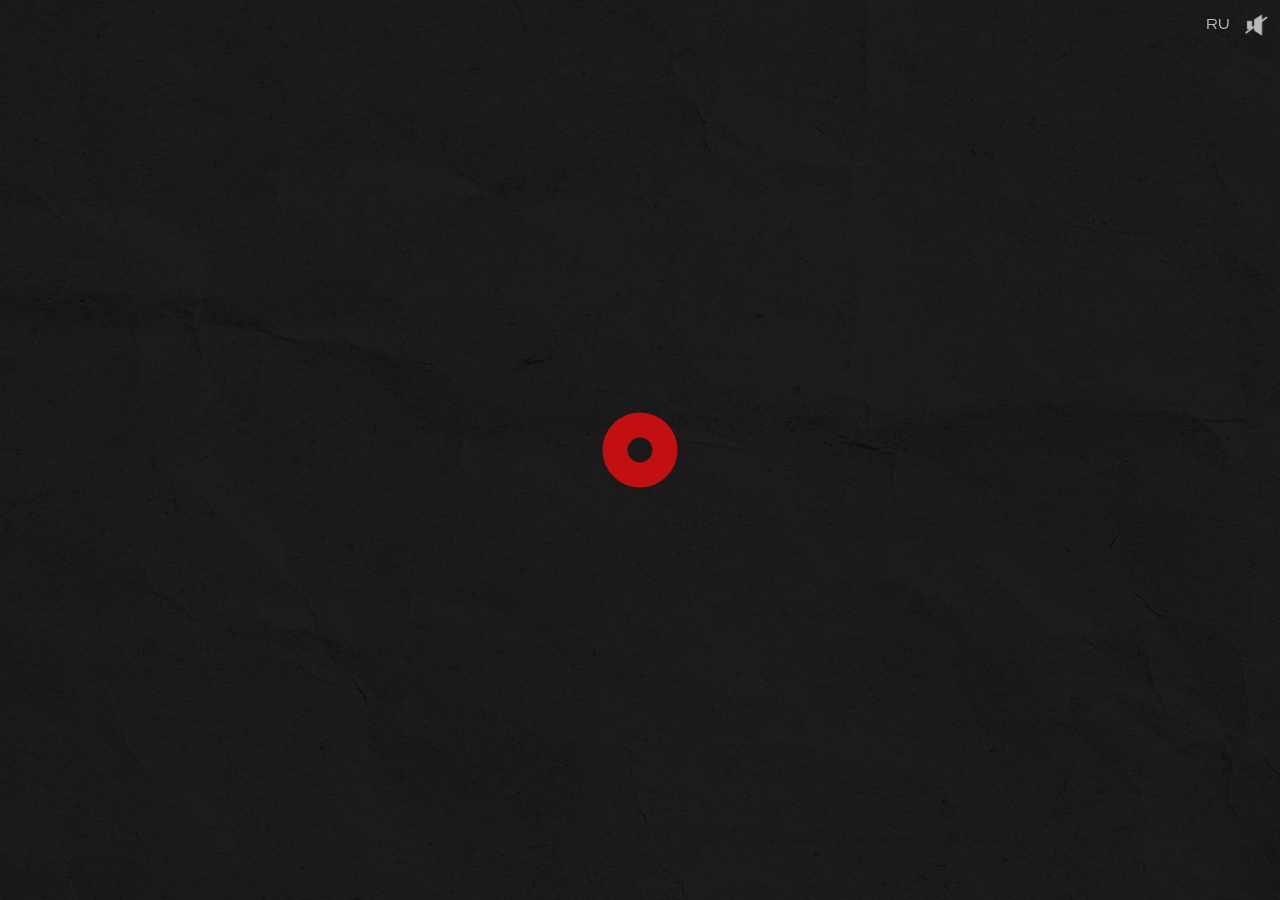
<file: index.html>
<!doctype html>
<html lang="en">
  <head>
    <meta charset="UTF-8" />
    <meta name="viewport" content="width=device-width, initial-scale=1.0" />
    <title>REC Studio — О нас</title>
    <link rel="stylesheet" href="./styles/style.css" />
    <link rel="icon" href="./assets/logo.png" type="image/png" />
  </head>

  <body class="home-page">
    <main class="main-container hidden">
      <div class="logo-wrapper">
        <div class="main__container__logo"></div>

        <div class="logo-text">
          <div class="logo-top">
            <span class="rec">REC</span><span class="studio">STUDIO</span>
          </div>

          <div class="logo-sub">PRODUCTION COMPANY</div>
        </div>
      </div>

      <section class="settings">
        <button class="settings__lang-btn" type="button">RU</button>

        <button class="settings__valume-btn" type="button">
          <img
            src="./assets/ЗВУК.png"
            class="settings__valume-btn__img"
            alt="volume"
          />
        </button>
      </section>

      <section class="menu">
        <div class="menu-block">
          <div class="menu-text">МЕНЮ</div>

          <button class="burger" type="button" aria-label="Меню">
            <span></span>
            <span></span>
            <span></span>
          </button>
        </div>
      </section>

      <section class="content">
        <div class="content__links">
          <a href="about.html" class="content__links__item faq">О НАС</a>
          <a href="projects.html" class="content__links__item projects">
            НАШИ ПРОЕКТЫ
          </a>
          <a href="help.html" class="content__links__item help">УСЛУГИ</a>
          <a href="news.html" class="content__links__item news">НОВОСТИ</a>
          <a href="contacts.html" class="content__links__item contact">
            КОНТАКТЫ
          </a>
        </div>
      </section>
    </main>

    <script type="module" src="./scripts/script.js"></script>
  </body>
</html>
</file>
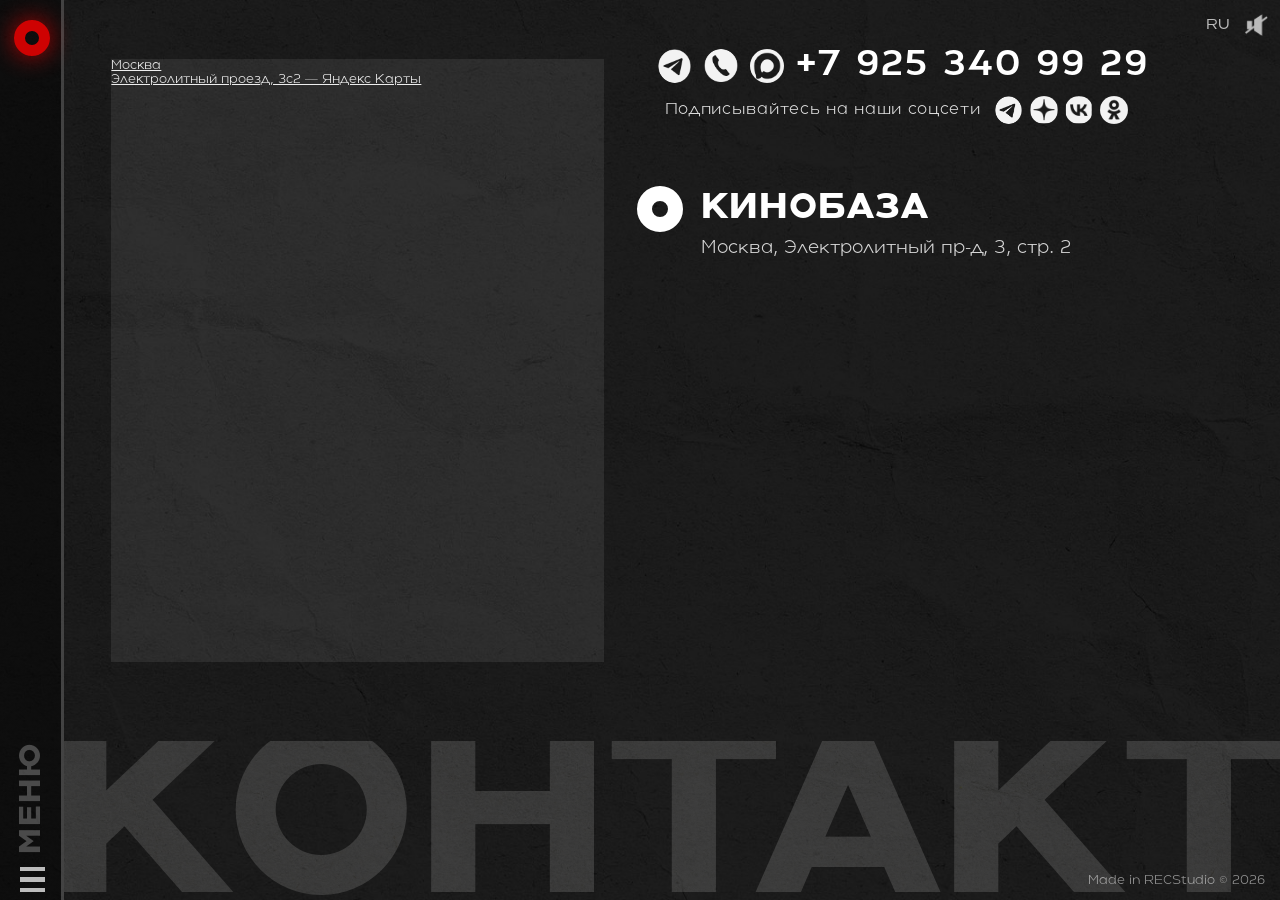
<file: contacts.html>
<!doctype html>
<html lang="ru">
  <head>
    <meta charset="UTF-8" />
    <meta name="viewport" content="width=device-width, initial-scale=1.0" />
    <title>REC Studio — Контакты</title>
    <link rel="stylesheet" href="./styles/style.css" />
    <link rel="icon" href="./assets/logo.png" type="image/png" />
  </head>

  <body class="contacts-page">
    <section class="menu">
      <a class="menu__logo-cont" href="./index.html"></a>

      <div class="menu-block" onclick="window.location.href='index.html'">
        <div class="menu-text">МЕНЮ</div>

        <button class="burger" type="button" aria-label="Вернуться в меню">
          <span></span>
          <span></span>
          <span></span>
        </button>
      </div>
    </section>


    <section class="settings">
      <button class="settings__lang-btn">RU</button>
      <button class="settings__valume-btn">
        <img
          src="./assets/ЗВУК.png"
          class="settings__valume-btn__img"
          alt="volume"
        />
      </button>
    </section>
    <section class="content contacts">
      <div class="contacts__inner">
        <div class="contacts__map">
          <div style="position: relative; overflow: hidden">
            <a
              href="https://yandex.ru/maps/213/moscow/?utm_medium=mapframe&utm_source=maps"
              style="color: #eee; font-size: 12px; position: absolute; top: 0"
            >
              Москва
            </a>

            <a
              href="https://yandex.ru/maps/213/moscow/house/elektrolitny_proyezd_3s2/Z04YcAZnSkEPQFtvfXp2dH5nZA==/?indoorLevel=1&ll=37.617348%2C55.675240&utm_medium=mapframe&utm_source=maps&z=17.18"
              style="color: #eee; font-size: 12px; position: absolute; top: 14px"
            >
              Электролитный проезд, 3с2 — Яндекс Карты
            </a>

            <iframe
              src="https://yandex.ru/map-widget/v1/?indoorLevel=1&ll=37.617348%2C55.675240&mode=search&ol=geo&ouri=ymapsbm1%3A%2F%2Fgeo%3Fdata%3DCgg1NjY2NjA4NhJJ0KDQvtGB0YHQuNGPLCDQnNC-0YHQutCy0LAsINCt0LvQtdC60YLRgNC-0LvQuNGC0L3Ri9C5INC_0YDQvtC10LfQtCwgM9GBMiIKDSl4FkIVcrNeQg%2C%2C&z=17.18"
              width="100%"
              height="100%"
              frameborder="0"
              allowfullscreen="true"
              style="position: relative"
            ></iframe>
          </div>
        </div>

        <div class="contacts__info">
          <div class="contacts__phone">
            <a
              href="#"
              class="contacts__social contacts__social--telegram"
              aria-label="Telegram"
            ></a>

            <a
              href="#"
              class="contacts__social contacts__social--phone"
              aria-label="Phone"
            ></a>

            <a
              href="#"
              class="contacts__social contacts__social--play"
              aria-label="Max"
            ></a>

            <a class="contacts__phone-number" href="tel:+79253409929">
              +7 925 340 99 29
            </a>
          </div>

          <div class="contacts__subscribe">
            <span>Подписывайтесь на наши соцсети</span>

            <div class="contacts__socials">
              <a
                href="#"
                class="contacts__social contacts__social--telegram"
                aria-label="Telegram"
              ></a>

              <a
                href="#"
                class="contacts__social contacts__social--dzen"
                aria-label="Dzen"
              ></a>

              <a
                href="#"
                class="contacts__social contacts__social--vk"
                aria-label="VK"
              ></a>

              <a
                href="#"
                class="contacts__social contacts__social--ok"
                aria-label="OK"
              ></a>
            </div>
          </div>

          <div class="contacts__place">
            <div class="contacts__pin"></div>

            <div class="contacts__place-content">
              <h2 class="contacts__place-title">Кинобаза</h2>

              <p class="contacts__address">
                Москва, Электролитный пр-д, 3, стр. 2
              </p>
            </div>
          </div>
        </div>

        <h1 class="contacts__title">Контакты</h1>

        <div class="contacts__copyright">
          Made in RECStudio © 2026
        </div>
      </div>
    </section>

<script type="module" src="./scripts/script.js"></script>
  </body>
</html>
</file>
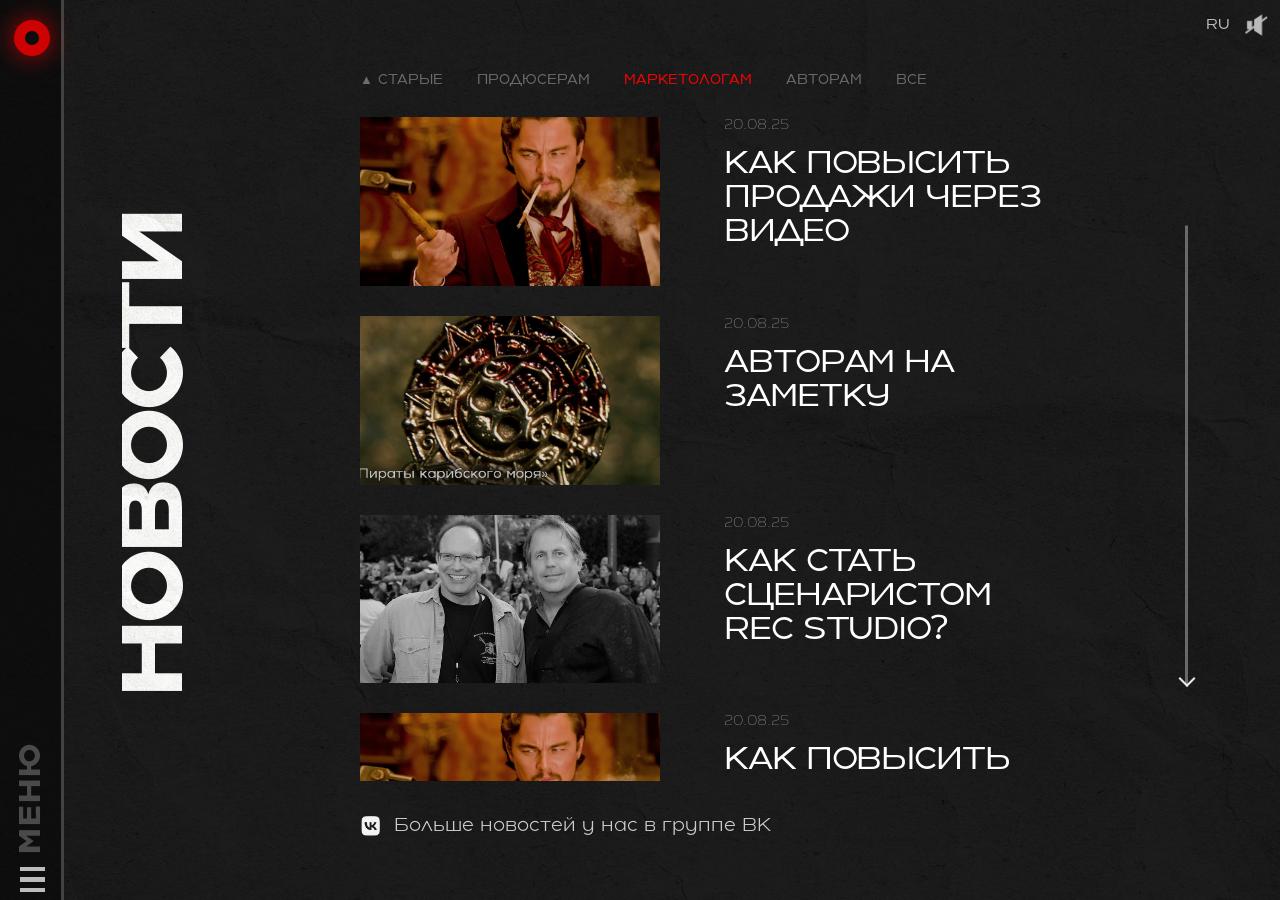
<file: news.html>
<!doctype html>
<html lang="ru">
  <head>
    <meta charset="UTF-8" />
    <meta name="viewport" content="width=device-width, initial-scale=1.0" />
    <title>REC Studio — Новости</title>
    <link rel="stylesheet" href="./styles/style.css" />
    <link rel="icon" href="./assets/logo.png" type="image/png" />
  </head>

  <body class="news-page">
    <section class="menu">
      <a class="menu__logo-cont" href="./index.html"></a>

      <div class="menu-block" onclick="window.location.href='index.html'">
        <div class="menu-text">МЕНЮ</div>

        <button class="burger" type="button" aria-label="Вернуться в меню">
          <span></span>
          <span></span>
          <span></span>
        </button>
      </div>
    </section>


    <section class="settings">
      <button class="settings__lang-btn">RU</button>
      <button class="settings__valume-btn">
        <img
          src="./assets/ЗВУК.png"
          class="settings__valume-btn__img"
          alt="volume"
        />
      </button>
    </section>
    <section class="content content--page news-content">
      <div class="news-stage">
        <section class="news-article" data-news-article="sales">
          <div class="news-article__category"> <a href="./news.html">новости > </a>Маркетологам</div>
          <div class="news-article__top">
            <div class="news-article__date">20.08.25</div>

          </div>

          <h1 class="news-article__title">
            Как повысить<br />
            продажи через видео
          </h1>

          <h2 class="news-article__lead">
            Создавая рекламу, мы ориентируемся, прежде всего, на такое понятие,
            как потребительская воронка. Что же это такое?
          </h2>

          <div class="news-sales-layout">
            <div class="news-sales-layout__images">
              <img class="news-sales-layout__images__item-1" src="./assets/pic 1.jpg" alt="Потребительская воронка внимания" />
              <img class="news-sales-layout__images__item-2" src="./assets/pic 2.jpg" alt="Классическая воронка AIDA" />
              <img class="news-sales-layout__images__item-3" src="./assets/pic 3.jpg" alt="Схема потребительской воронки" />
              <img class="news-sales-layout__images__item-4" src="./assets/pic 4.jpg" alt="Этапы потребительской воронки" />

              <img class="news-sales-layout__images__item-5" src="./assets/Movie_scene.jpg" alt="Информирование" />
              <img class="news-sales-layout__images__item-6" src="./assets/Comics_people.jpg" alt="Осведомлённость" />
              <img class="news-sales-layout__images__item-7" src="./assets/Movie_book.jpg" alt="Предпочтение" />
              <img class="news-sales-layout__images__item-8" src="./assets/Comics_revolver.jpg" alt="Убеждение" />
              <img class="news-sales-layout__images__item-9" src="./assets/Comics_oscar.jpg" alt="Совершение покупки" />

              <img class="news-sales-layout__images__item-10" src="./assets/pic 5.jpg" alt="Итоговая схема воронки" />
            </div>

            <div class="news-article__text news-article__text--wide">
              <p>
                Из самого названия понятно, что воронка призвана «затягивать»
                потенциальных клиентов, побуждая к совершению покупки/сделки.
              </p>

              <p>
                Важно учесть, что 75% информации об окружающем мире человек получает
                благодаря визуальному восприятию. Именно поэтому видео реклама работает
                эффективнее, чем, например, реклама на радио или в печатных изданиях.
                Подробно процесс получения мозгом зрительной информации расписан в своей
                книге «Постижение медиавизуалов» Джарис Хэнсон. Но работает это только
                в том случае, если соблюдены все принципы потребительской воронки!
              </p>

              <p>
                <strong>
                  В компании REC STUDIO сложилось своё понимание воронки, основанное,
                  впрочем, на её базовых принципах.
                </strong>
                Соблюдая эти правила и учитывая собственный опыт, мы делаем упор на
                зрелищность и эмоциональную подачу видео рекламы.
              </p>

              <p>
                Впервые данную разработку представил американский психолог и рекламист
                Элдис Льюис в 1898 году. Льюис сформулировал основные принципы рекламы,
                полагая, что она должна, прежде всего, заинтересовать человека, а затем,
                в идеале, за руку привести к покупке.
              </p>

              <p>
                Чуть позже, в 1911 году, потребительская воронка была усовершенствована
                его соотечественником Ральфом Батлером. В своей книге «Реклама, продажи
                и кредиты» он подробно расписал модель воронки, подсчитав в процентном
                соотношении, насколько важен для успеха рекламы каждый этап.
              </p>

              <p>
                Прошло более века, однако фундамент остался неизменным — и это
                подтверждает мировая практика, включая практику REC STUDIO. В своей работе
                мы чётко следуем всем критериям успешной рекламной кампании!
              </p>

              <p>
                Итак, рассмотрим каждый этап потребительской воронки подробнее.
              </p>

              <h3>Этап № 1 — Информирование</h3>

              <p>
                <strong>Цель — рассказать о продукте тем, кто с ним пока не знаком.</strong><br />
                <span class="news-red">15% успеха продаж</span>
              </p>

              <p>
                Нужно известить потенциального клиента о существовании Вашего товара/услуги,
                при этом чётко ориентируясь на целевую аудиторию.
              </p>

              <p>
                Например, бытовые товары, посуда и кухонные приборы интересны, прежде всего,
                женщинам 25+, домохозяйкам. Различные мобильные приложения — молодёжи.
                Спортивные товары — большинству активному и платёжеспособному населению.
                Составив портрет своего потенциального клиента, Вы сможете общаться с ним
                на его же языке, рассказывая о своём товаре/услуге в доступной форме.
              </p>

              <p>
                А мы, со своей стороны, сделаем всё, чтобы привлечь внимание Вашей аудитории.
                Яркие образы и нестандартные эмоциональные решения не только заставляют
                задерживать взгляд, но и остаются в памяти надолго! Мы твёрдо убеждены:
                рекламой должна быть такой, чтобы зритель не просто смотрел её, а сопереживал
                персонажам, как сопереживает героям любимого фильма/сериала!
              </p>

              <h3>Этап № 2 — Осведомлённость</h3>

              <p>
                <strong>Цель — повысить уровень знаний о продукте</strong><br />
                <span class="news-red">25% успеха продаж</span>
              </p>

              <p>
                Заслужить доверие потенциального потребителя — это следующий этап
                потребительской воронки. Здесь мы раскрываем философию Вашего бренда,
                определяем ключевую ценность продукта, которая должна быть доступна и
                близка потребителю. История создания торговой марки, интересные и интригующие
                факты никого не оставят равнодушным!
              </p>

              <h3>Этап № 3 — Предпочтение</h3>

              <p>
                <strong>
                  Цель — подчеркнуть преимущества продукта по сравнению с другими
                  аналогичными предложениями
                </strong><br />
                <span class="news-red">40% успеха продаж</span>
              </p>

              <p>
                На данном этапе нужно подчеркнуть выгоду покупки, указав на идеальное
                соотношение цены и качества; обозначить основные отличия от продукции
                конкурентов.
              </p>

              <p>
                Возможно, сроки Вашего предложения ограничены? Об этом так же необходимо
                информировать потенциального клиента, побуждая тем самым совершить покупку
                как можно скорее.
              </p>

              <p>
                Данный этап является важнейшим в потребительской воронке — от него зависит
                почти половина успеха. Многие эксперты говорят, что повлиять на мнение
                потребителя здесь практически невозможно. Мы готовы доказать обратное!
              </p>

              <h3>Этап № 4 — Убеждение</h3>

              <p>
                <strong>
                  Цель — убедить в правильности выбора, в том, что покупка является
                  оптимальным решением
                </strong><br />
                <span class="news-red">20% успеха продаж</span>
              </p>

              <p>
                Психология человека такова, что, даже приняв для себя решение, он нуждается
                в подтверждении со стороны. Убедившись в том, что Ваша товар/услуга
                действительно лучше, чем аналогичная продукция конкурентов, клиент наверняка
                совершит покупку!
              </p>

              <h3>Этап № 5 — Совершение покупки</h3>

              <h3>
                Реклама, основанная на свойствах потребительской воронки, —
                грамотный путь к успеху!
              </h3>

              <p>
                А реклама, вызывающая неподдельные эмоции у потребителя, — это стопроцентная
                гарантия попадания в цель!
              </p>

              <p>
                Достичь всех перечисленных выше целей позволяют следующие рекламные
                инструменты, которыми располагает REC STUDIO:
              </p>

              <p>
                <strong class="news-green">Информирование:</strong>
                рекламный ролик, имиджевый ролик, вирусное видео, анимационный ролик,
                флэш-анимация, анонсы;
              </p>

              <p>
                <strong class="news-yellow">Осведомлённость:</strong>
                продающее видео, презентации продукции;
              </p>

              <p>
                <strong class="news-blue">Предпочтение:</strong>
                корпоративные фильмы, обзорное видео, обучающее видео, мастер-классы,
                репортажная съёмка, экспертные советы, ТВ-передачи;
              </p>

              <p>
                <strong class="news-red">Убеждение:</strong>
                отзывы.
              </p>
            </div>
          </div>

          <div class="news-share">
            <span>Поделитесь, если вам понравилась наша новость</span>

            <div class="news-share__icons">
              <a href="#" aria-label="ВКонтакте">
                <img src="./assets/Фигура 3.png" alt="ВКонтакте" />
              </a>

              <a href="#" aria-label="Telegram">
                <img src="./assets/Фигура 4 копия.png" alt="Telegram" />
              </a>

              <a href="#" aria-label="Facebook">
                <img src="./assets/Фигура 5.png" alt="Facebook" />
              </a>

              <a href="#" aria-label="Одноклассники">
                <img src="./assets/Odnoklassniki white.png" alt="Одноклассники" />
              </a>
            </div>
          </div>
<button class="news-scroll-to-top" type="button" aria-label="Наверх"></button>
          <div class="news-related">
            <button
              type="button"
              class="news-related__item"
              data-news-target="authors"
            >
              <span>Предыдущая новость</span>

              <span class="news-related__card">
                <img src="./assets/01.jpg" alt="" />

                <span>
                  <small>20.08.25</small>
                  <strong>Авторам на заметку</strong>
                </span>
              </span>
            </button>

            <button
              type="button"
              class="news-related__item"
              data-news-target="screenwriter"
            >
              <span>Следующая новость</span>

              <span class="news-related__card">
                <img src="./assets/Scenarists.jpg" alt="" />

                <span>
                  <small>20.08.25</small>
                  <strong>Как стать сценаристом<br />REC STUDIO?</strong>
                </span>
              </span>
            </button>
          </div>


        </section>

        <section class="news-article" data-news-article="authors">
          <div class="news-article__top">
            <div class="news-article__date">20.08.25</div>
            <div class="news-article__category">Авторам</div>
          </div>

          <h1 class="news-article__title">
            Авторам<br />
            на заметку
          </h1>

          <h2 class="news-article__lead">
            Тед Эллиот и Терри Россио авторы этой статьи долгое время работали
            ридерами, а потом стали сценаристами и написали:
          </h2>

          <div class="news-authors-layout">
            <div class="news-authors-layout__images">
              <img src="./assets/01.jpg" alt="Авторы" />
              <img src="./assets/02.jpg" alt="Пираты Карибского моря" />
              <img src="./assets/03.jpg" alt="Дежа Вю" />
              <img src="./assets/04.jpg" alt="Пираты Карибского моря" />
              <img src="./assets/05.jpg" alt="Дежа Вю" />
              <img src="./assets/06.jpg" alt="Маска Зорро" />
              <img src="./assets/07.jpg" alt="Пираты Карибского моря" />
              <img src="./assets/08.jpg" alt="Шрек" />
            </div>

            <div class="news-article__text news-article__text--wide">
              <p>
                Сокровища нации: Книга тайн / National Treasure: Book of Secrets (2007)
                <span class="news-red">сюжет</span>
              </p>

              <p>
                Пираты Карибского моря: На краю света / Pirates of the Caribbean:
                At World's End (2007)
              </p>

              <p>
                Дежа Вю / Deja Vu (2006)
              </p>

              <p>
                Пираты Карибского моря: Сундук мертвеца / Pirates of the Caribbean:
                Dead Man's Chest (2006)
                <span class="news-red">сценарий и персонажи</span>
              </p>

              <p>
                Пираты Карибского моря: Проклятие чёрной жемчужины / Pirates of the
                Caribbean: The Curse of the Black Pearl (2003)
              </p>

              <p>
                Шрек / Shrek (2001)
                <span class="news-red">сценарий</span>
              </p>

              <p>
                Дорога на Эльдорадо / Road To El Dorado, The (2000)
              </p>

              <p>
                Маска Зорро / Mask of Zorro, The (1998)
                <span class="news-red">сюжет</span>
              </p>

              <p>
                Годзилла / Godzilla (1998)
                <span class="news-red">сюжет</span>
              </p>

              <p>
                Аладдин / Aladdin (1992)
              </p>

              <h3>Часть 1<br />Концепция и сюжет</h3>

              <p>1. Представьте свою идею как концептуальный «крючок».</p>

              <p>
                2. Действительно ли интригующе выглядит первая часть — или прежде
                всего требуется пояснение?
              </p>

              <p>
                3. Кто целевая аудитория? Почему ваши родители смотрят этот фильм?
              </p>

              <p>
                4. Важно ли существование особого секрета или собственной жизни
                ваших персонажей?
              </p>

              <p>
                5. Если вы пишете о фантазии, воплотившейся в жизнь, быстро
                передайте их желания, которые материализовались.
              </p>

              <p>
                6. Создаёт ли сценарий вопросы: найдёт ли герой? Сделает ли это она?
                Полюбят ли они друг друга? Имеется ли чёткая установка необходимого
                узнать в финале?
              </p>

              <p>7. Оригинально ли это?</p>

              <p>8. Есть ли цена? Топит?</p>

              <p>9. Насколько энергично начинается сценарий?</p>

              <p>10. Сценарий смешной, страшный или волнующий? Всё вместе?</p>

              <p>
                11. Что такого имеется в истории, что зрителю не может подойти
                в реальной жизни?
              </p>

              <p>
                12. Что на карте? Вопросы жизни и смерти наиболее драматичны.
                Создаёт ли концепция потенциал, чтобы жизни ваших персонажей
                изменились?
              </p>

              <p>
                13. Какова подоплёка? Есть ли обоснованный вызов вашим персонажам?
              </p>

              <p>
                14. Что вы пытаетесь сказать сценарием, и стоит ли это того,
                чтобы об этом говорить?
              </p>

              <p>15. Волновался ли сценарий публику?</p>

              <p>
                16. Понимают ли сценарий? Основная идея возможности должна быть
                ясна в основе сюжета, так и внутри каждой индивидуальной сцены.
              </p>

              <p>
                17. Как только простая действительность фильма установлена, она
                не может быть разрушена. Ограничения требуют оригинальных решений.
              </p>

              <p>18. Имеется ли решение, контрастное концепции?</p>

              <p>19. Имеется ли речь? Есть ли персонаж?</p>

              <p>
                20. Есть ли сильная эмоция — сердце в центре истории? Избегайте
                излишне сложных деталей.
              </p>

              <h3>Часть 2<br />Техническое исполнение</h3>

              <p>21. Должна ли образом сформироваться сценарий?</p>

              <p>
                22. Проверьте орфографию и пунктуацию, устраните предложения,
                которые «застревают» при чтении.
              </p>

              <p>23. Имеется ли отчётливая трёхчастная структура?</p>

              <p>
                24. Все ли сцены необходимы? Не нужно сцен, не привязанных к
                сюжету, они цепляют за экран.
              </p>

              <p>
                25. Не забывайте указания камеры, ориентируйтесь на возможные
                размеры: вначале сцены — редактору.
              </p>

              <p>26. Начинайте сцены насколько возможно ближе к началу события.</p>

              <p>
                27. Начинайте сцену с необычного положения, завершайте как можно
                раньше. Оставьте некоторые штрихи, чтобы продлить напряжение.
              </p>

              <p>28. Другими словами: сокращайте сцены.</p>

              <p>
                29. Визуальный сценарий. Вербальная — вторая природа. Выражайте
                лица человека, которого только что застрелили, лучше всего звуком
                или кадром.
              </p>

              <p>
                30. Какова сцена, проносящаяся у вас в уме, и что со стороны
                нужно зрителю?
              </p>

              <p>
                31. Старайтесь по значению деталей сюжета для каждой роли или
                союза отчётливо объяснять каждую сцену.
              </p>

              <p>
                32. Многочисленные повторения места действия помогают установить
                атмосферу фильма, позволяют глубже почувствовать себя комфортно.
              </p>

              <p>
                33. Повторения и поддержания могут быть использованы для описания
                второстепенных персонажей. Они также могут делать историю героя.
              </p>

              <p>
                34. Должно ли всё сцены должны занимать по 5 страниц
                диалога/действия. В хорошем сценарии множество драматических сцен,
                чистота рождает темп.
              </p>

              <p>
                35. Небольшие детали добавляют реалистичности. Вид ли тщательные
                изображения?
              </p>

              <p>
                36. Каждая строка диалога продвигает вперёд, может заставлять
                смеяться, открывать черты характера персонажа.
              </p>

              <p>
                37. Никаких объясняющих экспозиций хуже. Очень опасно вводить
                в заблуждение аудиторию.
              </p>

              <p>
                38. Пишите рассказчиком свою историю с помощью картинки.
              </p>

              <p>
                39. Не более 125 страниц и не менее 110, или первое впечатление
                от сценария будет «очень увесистым» или «ничего расследовать».
              </p>

              <p>
                40. Не нарушайте сцены сценария, которые проходят «ДАЛЕЕ» и
                «ПРОДОЛЖЕНИЕ СЛЕДУЕТ» только из обязательных.
              </p>

              <h3>Часть 3<br />Персонажи</h3>

              <p>
                41. На все ли роли можно пригласить актёров? Если ли в фильме роли,
                которые остаются отчётливо знаковыми?
              </p>

              <p>
                42. Действия героя должны исходить от персонажа, а не просто быть
                внешней ради сцены.
              </p>

              <p>
                43. Аудитория желает видеть персонажей, которые глубоко обеспокоены
                и необычно проблемны — и особенно сильно переживают.
              </p>

              <p>
                44. Имеется ли в сценарии сцена, где эмоциональный конфликт главного
                героя приведёт к кризису?
              </p>

              <p>
                45. Перед появлением персонажа должно строиться его основные черты
                характера. Герои выглядят сильнее от персонажа — своей встречи.
              </p>

              <p>
                46. Главные герои должны быть достаточно симпатичны — это люди,
                о которых мы беспокоимся и которых хотим видеть защитить.
              </p>

              <p>
                47. Какими нужными и живыми персонажами? В чем заключается основа
                желания главного героя? Оно должно быть чётко определённым — и
                понятным зрителю.
              </p>

              <p>
                48. Нарастает перед персонажем должна быть отражением в реальных
                страхах. Абстракции лишь вдохновляют и напоминают более реалистичные
                и более интересные герои.
              </p>
            </div>
          </div>

          <div class="news-share">
            <span>Поделитесь, если вам понравилась наша новость</span>

            <div class="news-share__icons">
              <a href="#" aria-label="ВКонтакте">
                <img src="./assets/Фигура 3.png" alt="ВКонтакте" />
              </a>

              <a href="#" aria-label="Telegram">
                <img src="./assets/Фигура 4 копия.png" alt="Telegram" />
              </a>

              <a href="#" aria-label="Facebook">
                <img src="./assets/Фигура 5.png" alt="Facebook" />
              </a>

              <a href="#" aria-label="Одноклассники">
                <img src="./assets/Odnoklassniki white.png" alt="Одноклассники" />
              </a>
            </div>
          </div>
<button class="news-scroll-to-top" type="button" aria-label="Наверх"></button>
          <div class="news-related">
            <button
              type="button"
              class="news-related__item"
              data-news-target="sales"
            >
              <span>Предыдущая новость</span>

              <span class="news-related__card">
                <img src="./assets/Marketing.jpg" alt="" />

                <span>
                  <small>20.08.25</small>
                  <strong>Как повысить<br />продажи через видео</strong>
                </span>
              </span>
            </button>

            <button
              type="button"
              class="news-related__item"
              data-news-target="screenwriter"
            >
              <span>Следующая новость</span>

              <span class="news-related__card">
                <img src="./assets/Scenarists.jpg" alt="" />

                <span>
                  <small>20.08.25</small>
                  <strong>Как стать сценаристом<br />REC STUDIO?</strong>
                </span>
              </span>
            </button>
          </div>


        </section>

        <section class="news-article" data-news-article="screenwriter">
          <div class="news-article__top">
            <div class="news-article__date">20.08.25</div>
            <div class="news-article__category">Авторам</div>
          </div>

          <h1 class="news-article__title">
            Как стать сценаристом<br />
            REC STUDIO?
          </h1>

          <h2 class="news-article__lead">
            Уважаемые авторы! Мы постоянно находимся в поиске свежих,
            нестандартных идей и, конечно, заинтересованы в открытии новых имён!
          </h2>

          <div class="news-article__body">
            <div class="news-article__image">
              <img src="./assets/Scenarists.jpg" alt="Печатная машинка" />
            </div>

            <div class="news-article__text">
              <p>
                Нужно иметь в виду, что REC STUDIO не имеет чёткой специализации,
                как сценарное агентство: при отборе проектов мы ориентируемся на
                текущие потребности ТВ-каналов касательно формата, жанра,
                хронометража сценария.
              </p>

              <p>
                Одобренные проекты мы доводим до законченных заявок, формируем
                полноценную съёмочную группу, снимаем пилоты — чтобы представители
                каналов смогли увидеть продукт наглядно, а значит, быстрее
                заключить контракт.
              </p>

              <p>
                <strong>
                  Если вы решили отправить нам свою работу, на начальном этапе
                  желательно ограничиться синопсисом.
                </strong>
                Если синопсиса нет, но есть готовый сценарий — достаточно первой
                серии для сериалов или первых десяти страниц для полнометражных
                проектов.
              </p>

              <p>
                Мы добросовестно относимся к рассмотрению каждого проекта, и
                поскольку объём поступающего материала достаточно велик, средний
                срок рассмотрения — два месяца.
              </p>

              <p>
                При попадании вашего проекта в лонг-лист мы непременно связываемся
                с вами и сообщаем о своей заинтересованности в проекте, даём
                дальнейшие рекомендации. Попадание в шорт-лист означает, что ваш
                проект будет запущен в производство при первой возможности.
              </p>
            </div>
          </div>

          <div class="news-article__rules">
            <h3>
              С целью ускорения процесса отбора и взаимного удобства — предлагаем
              прислать нам письмо соответствующей форме:
            </h3>

            <ol>
              <li>ФИО автора / авторов</li>
              <li>Рабочее название</li>
              <li>Жанр</li>
              <li>Целевая аудитория</li>
              <li>Хронометраж</li>
              <li>Логлайн</li>
              <li>Референсы</li>
              <li>Контакты для связи с вами</li>
            </ol>

            <p>
              <a href="mailto:creative@recstudio.biz">creative@recstudio.biz</a>
              — по данному почтовому адресу отправлять готовое электронное письмо,
              с пометкой названия проекта и его жанра.
            </p>
          </div>

          <div class="news-share">
            <span>Поделитесь, если вам понравилась наша новость</span>

            <div class="news-share__icons">
              <a href="#" aria-label="ВКонтакте">
                <img src="./assets/Фигура 3.png" alt="ВКонтакте" />
              </a>

              <a href="#" aria-label="Telegram">
                <img src="./assets/Фигура 4 копия.png" alt="Telegram" />
              </a>

              <a href="#" aria-label="Facebook">
                <img src="./assets/Фигура 5.png" alt="Facebook" />
              </a>

              <a href="#" aria-label="Одноклассники">
                <img src="./assets/Odnoklassniki white.png" alt="Одноклассники" />
              </a>
            </div>
          </div>
<button class="news-scroll-to-top" type="button" aria-label="Наверх"></button>
          <div class="news-related">
            <button
              type="button"
              class="news-related__item"
              data-news-target="sales"
            >
              <span>Предыдущая новость</span>

              <span class="news-related__card">
                <img src="./assets/Marketing.jpg" alt="" />

                <span>
                  <small>20.08.25</small>
                  <strong>Как повысить<br />продажи через видео</strong>
                </span>
              </span>
            </button>

            <button
              type="button"
              class="news-related__item"
              data-news-target="authors"
            >
              <span>Следующая новость</span>

              <span class="news-related__card">
                <img src="./assets/01.jpg" alt="" />

                <span>
                  <small>20.08.25</small>
                  <strong>Авторам на заметку</strong>
                </span>
              </span>
            </button>
          </div>


        </section>

        <section class="news-list-section">
          <div class="news-list-section__label">Новости</div>

          <div class="news-list-section__content">
            <div class="news-tabs">
              <button type="button" class="news-tabs__item">▲ Старые</button>
              <button type="button" class="news-tabs__item">Продюсерам</button>
              <button type="button" class="news-tabs__item is-active">Маркетологам</button>
              <button type="button" class="news-tabs__item">Авторам</button>
              <button type="button" class="news-tabs__item">Все</button>
            </div>

            <div class="news-list">
              <button
                type="button"
                class="news-list__item"
                data-news-target="sales"
              >
                <img src="./assets/Marketing.jpg" alt="" />

                <span>
                  <small>20.08.25</small>
                  <strong>Как повысить<br />продажи через видео</strong>
                </span>
              </button>

              <button
                type="button"
                class="news-list__item"
                data-news-target="authors"
              >
                <img src="./assets/01.jpg" alt="" />

                <span>
                  <small>20.08.25</small>
                  <strong>Авторам на заметку</strong>
                </span>
              </button>

              <button
                type="button"
                class="news-list__item"
                data-news-target="screenwriter"
              >
                <img src="./assets/Scenarists.jpg" alt="" />

                <span>
                  <small>20.08.25</small>
                  <strong>Как стать сценаристом<br />REC STUDIO?</strong>
                </span>
              </button>

              <button
                type="button"
                class="news-list__item news-list__item--extra"
                data-news-target="sales"
              >
                <img src="./assets/Marketing.jpg" alt="" />

                <span>
                  <small>20.08.25</small>
                  <strong>Как повысить<br />продажи через видео</strong>
                </span>
              </button>

              <button
                type="button"
                class="news-list__item news-list__item--extra"
                data-news-target="authors"
              >
                <img src="./assets/01.jpg" alt="" />

                <span>
                  <small>20.08.25</small>
                  <strong>Авторам на заметку</strong>
                </span>
              </button>

              <button
                type="button"
                class="news-list__item news-list__item--extra"
                data-news-target="screenwriter"
              >
                <img src="./assets/Scenarists.jpg" alt="" />

                <span>
                  <small>20.08.25</small>
                  <strong>Как стать сценаристом<br />REC STUDIO?</strong>
                </span>
              </button>
            </div>

            <div class="news-list-section__bottom">


<div class="news-list-section__vk">
  <span></span>
  Больше новостей у нас в группе ВК
</div>
            </div>
          </div>
        </section>
      </div>

      <button
        class="news-arrow"
        type="button"
        aria-label="Листать ниже"
      ></button>
    </section>

    <script type="module" src="./scripts/script.js"></script>
    <script type="module" src="./scripts/modules/news-parallax.js"></script>
  </body>
</html>
</file>
<file: styles/style.css>
@import url("./components/00-fonts.css");
@import url("./components/01-base.css");
@import url("./components/02-animations.css");
@import url("./components/03-intro.css");
@import url("./components/04-main-logo.css");
@import url("./components/05-ui-settings.css");
@import url("./components/06-menu.css");
@import url("./components/07-content-links.css");
@import url("./components/08-about.css");
@import url("./components/09-scrollbars.css");
@import url("./components/10-responsive.css");
@import url("./components/11-contacts.css");
@import url("./components/12-projects.css");
@import url("./components/13-help.css");
@import url("./components/14-news.css");
@import url("./components/15-about-projects.css");
@import url("./components/16-about-help.css");
@import url("./components/17-about-news.css");
@import url("./components/18-about-contacts.css");
</file>
